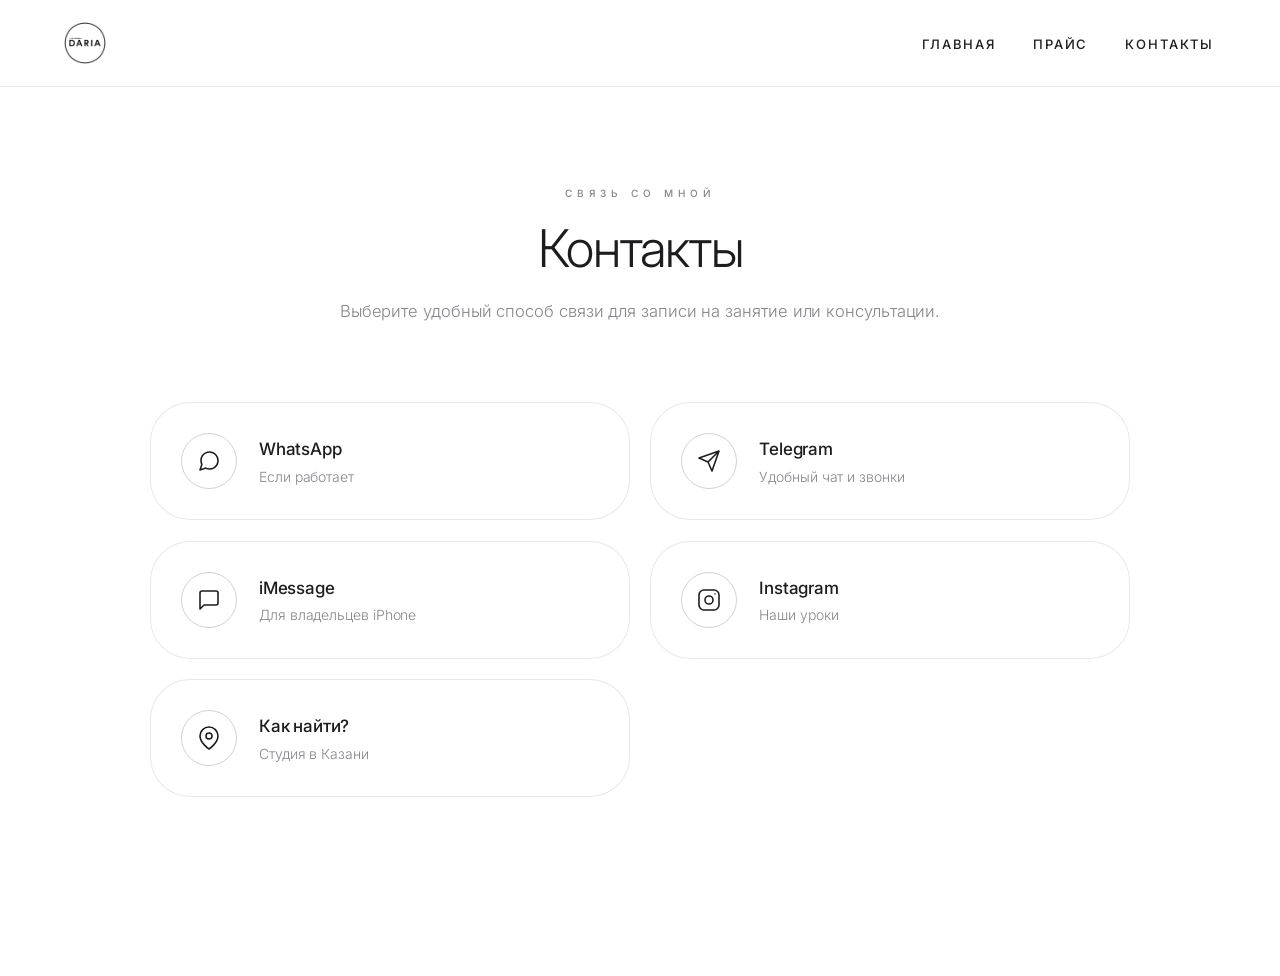
<file: contacts.html>
<!doctype html>
<html lang="ru" class="no-js">
<head>
<meta charset="utf-8">
<meta name="viewport" content="width=device-width, initial-scale=1">
<script>document.documentElement.classList.remove('no-js');</script>

<title>Контакты — Дарья Лукьянова, уроки вокала и фортепиано в Казани</title>
<meta name="description" content="Контакты преподавателя вокала и фортепиано Дарьи Лукьяновой: WhatsApp, Telegram, Instagram, адрес студии в Казани. Запись на занятия и консультации.">
<meta name="robots" content="index, follow">
<link rel="canonical" href="https://darialukianova.com/contacts">

<link rel="preconnect" href="https://fonts.googleapis.com">
<link rel="preconnect" href="https://fonts.gstatic.com" crossorigin>
<link href="https://fonts.googleapis.com/css2?family=Inter:wght@100;200;300;400;500;600&display=swap" rel="stylesheet"/>

<!-- Общие стили (токены, меню, анимации) -->
<link rel="stylesheet" href="styles.css">

<style>
  /* Контакты в едином стиле сайта (на токенах --ink/--gray/--r из styles.css) */
  .custom-vocal-homepage .cvh-contacts-grid{
    display:grid;grid-template-columns:1fr;gap:clamp(16px,1.6vw,24px);
    max-width:980px;margin:clamp(48px,6vw,80px) auto 0;
  }
  @media(min-width:680px){.custom-vocal-homepage .cvh-contacts-grid{grid-template-columns:repeat(2,1fr);}}

  .custom-vocal-homepage .cvh-contact{
    position:relative;display:flex;align-items:center;gap:clamp(16px,1.8vw,22px);
    padding:clamp(22px,2.4vw,30px);border-radius:var(--r);
    background:var(--white);border:1px solid var(--line-10);overflow:hidden;isolation:isolate;
    transition:transform .55s var(--ease),box-shadow .55s var(--ease),border-color .55s var(--ease);
  }
  .custom-vocal-homepage .cvh-contact>*{position:relative;z-index:1;}
  .custom-vocal-homepage .cvh-contact::before{
    content:"";position:absolute;inset:0;z-index:0;background:var(--ink);
    transform:translateY(101%);transition:transform .6s var(--ease);
  }
  .custom-vocal-homepage .cvh-contact:hover::before{transform:translateY(0);}
  .custom-vocal-homepage .cvh-contact:hover{transform:translateY(-4px);border-color:var(--ink);box-shadow:0 30px 60px -30px rgba(0,0,0,.42);}

  .custom-vocal-homepage .cvh-contact-ico{
    flex:none;width:56px;height:56px;border-radius:999px;border:1px solid var(--line-20);
    display:flex;align-items:center;justify-content:center;color:var(--ink);
    transition:color .5s var(--ease),border-color .5s var(--ease),transform .55s var(--ease);
  }
  .custom-vocal-homepage .cvh-contact:hover .cvh-contact-ico{color:var(--white);border-color:rgba(255,255,255,.3);transform:scale(1.05);}
  .custom-vocal-homepage .cvh-contact-ico svg{width:24px;height:24px;fill:none;stroke:currentColor;stroke-width:1.6;stroke-linecap:round;stroke-linejoin:round;}

  .custom-vocal-homepage .cvh-contact-info{flex:1;min-width:0;}
  .custom-vocal-homepage .cvh-contact-name{font-size:17px;font-weight:500;letter-spacing:-.01em;color:var(--ink);transition:color .5s var(--ease);}
  .custom-vocal-homepage .cvh-contact:hover .cvh-contact-name{color:var(--white);}
  .custom-vocal-homepage .cvh-contact-desc{font-size:14px;font-weight:300;color:var(--gray);margin-top:4px;line-height:1.4;transition:color .5s var(--ease);}
  .custom-vocal-homepage .cvh-contact:hover .cvh-contact-desc{color:rgba(255,255,255,.72);}

  .custom-vocal-homepage .cvh-contact-arrow{
    flex:none;color:var(--ink);opacity:0;transform:translateX(-8px);
    transition:opacity .5s var(--ease),transform .5s var(--ease),color .5s var(--ease);display:flex;
  }
  .custom-vocal-homepage .cvh-contact:hover .cvh-contact-arrow{opacity:1;transform:translateX(0);color:var(--white);}
  .custom-vocal-homepage .cvh-contact-arrow svg{width:20px;height:20px;fill:none;stroke:currentColor;stroke-width:2;stroke-linecap:round;stroke-linejoin:round;}

  /* лёгкий каскад появления карточек */
  .custom-vocal-homepage .cvh-contacts-grid .cvh-x:nth-child(2){transition-delay:.07s;}
  .custom-vocal-homepage .cvh-contacts-grid .cvh-x:nth-child(3){transition-delay:.14s;}
  .custom-vocal-homepage .cvh-contacts-grid .cvh-x:nth-child(4){transition-delay:.21s;}
  .custom-vocal-homepage .cvh-contacts-grid .cvh-x:nth-child(5){transition-delay:.28s;}
</style>
</head>
<body>

<div class="custom-vocal-homepage">

  <!-- ШАПКА-МЕНЮ (всегда тёмная, т.к. фон белый) -->
  <nav class="cvh-nav cvh-nav-scrolled" aria-label="Главное меню">
    <a href="index.html" class="cvh-nav-brand" aria-label="Дарья Лукьянова — на главную">
      <img src="images/logo.png" alt="Дарья Лукьянова" class="cvh-nav-logo cvh-logo-light" onerror="this.style.display='none'">
      <img src="images/dasha_logo_black.png" alt="" aria-hidden="true" class="cvh-nav-logo cvh-logo-dark" onerror="this.style.display='none'">
    </a>
    <ul class="cvh-nav-links">
      <li><a href="index.html">Главная</a></li>
      <li><a href="price.html">Прайс</a></li>
      <li><a href="contacts.html">Контакты</a></li>
    </ul>
    <button class="cvh-burger" id="cvhBurger" aria-label="Открыть меню" aria-expanded="false" aria-controls="cvhMenu">
      <span></span><span></span><span></span>
    </button>
  </nav>
  <div class="cvh-menu" id="cvhMenu" aria-hidden="true">
    <button class="cvh-menu-close" id="cvhMenuClose" aria-label="Закрыть меню"><span></span><span></span></button>
    <ul class="cvh-menu-list">
      <li style="--i:1"><a href="index.html">Главная</a></li>
      <li style="--i:2"><a href="price.html">Прайс</a></li>
      <li style="--i:3"><a href="contacts.html">Контакты</a></li>
    </ul>
  </div>

  <!-- КОНТАКТЫ -->
  <section class="cvh-section cvh-wrap" id="contacts">
    <div class="cvh-head cvh-reveal">
      <span class="cvh-eyebrow">Связь со мной</span>
      <h2 class="cvh-clip">Контакты</h2>
      <p class="cvh-lede">Выберите удобный способ связи для записи на занятие или консультации.</p>
    </div>

    <div class="cvh-contacts-grid">
      <!-- WhatsApp -->
      <a href="https://wa.me/79172316025" target="_blank" rel="noopener noreferrer" class="cvh-contact cvh-x cvh-left">
        <span class="cvh-contact-ico">
          <svg viewBox="0 0 24 24"><path d="M21 11.5a8.38 8.38 0 0 1-.9 3.8 8.5 8.5 0 0 1-7.6 4.7 8.38 8.38 0 0 1-3.8-.9L3 21l1.9-5.7a8.38 8.38 0 0 1-.9-3.8 8.5 8.5 0 0 1 4.7-7.6 8.38 8.38 0 0 1 3.8-.9h.5a8.48 8.48 0 0 1 8 8v.5z"/></svg>
        </span>
        <span class="cvh-contact-info">
          <span class="cvh-contact-name" style="display:block">WhatsApp</span>
          <span class="cvh-contact-desc" style="display:block">Если работает</span>
        </span>
        <span class="cvh-contact-arrow">
          <svg viewBox="0 0 24 24"><line x1="5" y1="12" x2="19" y2="12"></line><polyline points="12 5 19 12 12 19"></polyline></svg>
        </span>
      </a>

      <!-- Telegram -->
      <a href="https://t.me/luchok_dashkenazy" target="_blank" rel="noopener noreferrer" class="cvh-contact cvh-x cvh-right">
        <span class="cvh-contact-ico">
          <svg viewBox="0 0 24 24"><path d="M22 2L11 13M22 2l-7 20-4-9-9-4 20-7z"/></svg>
        </span>
        <span class="cvh-contact-info">
          <span class="cvh-contact-name" style="display:block">Telegram</span>
          <span class="cvh-contact-desc" style="display:block">Удобный чат и звонки</span>
        </span>
        <span class="cvh-contact-arrow">
          <svg viewBox="0 0 24 24"><line x1="5" y1="12" x2="19" y2="12"></line><polyline points="12 5 19 12 12 19"></polyline></svg>
        </span>
      </a>

      <!-- iMessage -->
      <a href="sms:+79172316025" class="cvh-contact cvh-x cvh-left">
        <span class="cvh-contact-ico">
          <svg viewBox="0 0 24 24"><path d="M21 15a2 2 0 0 1-2 2H7l-4 4V5a2 2 0 0 1 2-2h14a2 2 0 0 1 2 2z"/></svg>
        </span>
        <span class="cvh-contact-info">
          <span class="cvh-contact-name" style="display:block">iMessage</span>
          <span class="cvh-contact-desc" style="display:block">Для владельцев iPhone</span>
        </span>
        <span class="cvh-contact-arrow">
          <svg viewBox="0 0 24 24"><line x1="5" y1="12" x2="19" y2="12"></line><polyline points="12 5 19 12 12 19"></polyline></svg>
        </span>
      </a>

      <!-- Instagram -->
      <a href="https://instagram.com/luchok.dashkenazy" target="_blank" rel="noopener noreferrer" class="cvh-contact cvh-x cvh-right">
        <span class="cvh-contact-ico">
          <svg viewBox="0 0 24 24"><rect x="2" y="2" width="20" height="20" rx="5" ry="5"></rect><circle cx="12" cy="12" r="4"></circle><line x1="18" y1="6" x2="18.01" y2="6"></line></svg>
        </span>
        <span class="cvh-contact-info">
          <span class="cvh-contact-name" style="display:block">Instagram</span>
          <span class="cvh-contact-desc" style="display:block">Наши уроки</span>
        </span>
        <span class="cvh-contact-arrow">
          <svg viewBox="0 0 24 24"><line x1="5" y1="12" x2="19" y2="12"></line><polyline points="12 5 19 12 12 19"></polyline></svg>
        </span>
      </a>

      <!-- Location -->
      <a href="https://yandex.ru/maps/-/CHv5JRNV" target="_blank" rel="noopener noreferrer" class="cvh-contact cvh-x cvh-left">
        <span class="cvh-contact-ico">
          <svg viewBox="0 0 24 24"><path d="M21 10c0 7-9 13-9 13s-9-6-9-13a9 9 0 0 1 18 0z"></path><circle cx="12" cy="10" r="3"></circle></svg>
        </span>
        <span class="cvh-contact-info">
          <span class="cvh-contact-name" style="display:block">Как найти?</span>
          <span class="cvh-contact-desc" style="display:block">Студия в Казани</span>
        </span>
        <span class="cvh-contact-arrow">
          <svg viewBox="0 0 24 24"><line x1="5" y1="12" x2="19" y2="12"></line><polyline points="12 5 19 12 12 19"></polyline></svg>
        </span>
      </a>
    </div>
  </section>

</div>

<!-- Скрипты: меню + появление при скролле -->
<script>
(function(){
  var root = document.querySelector('.custom-vocal-homepage');
  var burger = document.getElementById('cvhBurger');
  var menu = document.getElementById('cvhMenu');
  var closeBtn = document.getElementById('cvhMenuClose');

  /* МЕНЮ */
  if(root && burger && menu){
    function setOpen(open){
      burger.classList.toggle('is-open', open);
      menu.classList.toggle('is-open', open);
      root.classList.toggle('cvh-menu-open', open);
      document.body.style.overflow = open ? 'hidden' : '';
      burger.setAttribute('aria-expanded', open ? 'true' : 'false');
      burger.setAttribute('aria-label', open ? 'Закрыть меню' : 'Открыть меню');
      menu.setAttribute('aria-hidden', open ? 'false' : 'true');
    }
    burger.addEventListener('click', function(){ setOpen(!menu.classList.contains('is-open')); });
    if(closeBtn) closeBtn.addEventListener('click', function(){ setOpen(false); });
    menu.querySelectorAll('a').forEach(function(a){ a.addEventListener('click', function(){ setOpen(false); }); });
    document.addEventListener('keydown', function(e){ if(e.key === 'Escape' && menu.classList.contains('is-open')) setOpen(false); });

    if(!(window.matchMedia && window.matchMedia('(prefers-reduced-motion: reduce)').matches)){
      var glyphs = 'АБВГДЕЖЗИКЛМНОПРСТУФХЦЧШЭЮЯ';
      document.querySelectorAll('.cvh-nav-links a').forEach(function(link){
        var finalText = link.textContent.trim();
        link.addEventListener('mouseenter', function(){
          var pos = 0; clearInterval(link._iv);
          link._iv = setInterval(function(){
            link.textContent = finalText.split('').map(function(ch,i){
              return ch === ' ' ? ' ' : (i < pos ? finalText[i] : glyphs[Math.floor(Math.random()*glyphs.length)]);
            }).join('');
            pos += 1/2;
            if(pos >= finalText.length){ clearInterval(link._iv); link.textContent = finalText; }
          }, 38);
        });
        link.addEventListener('mouseleave', function(){ clearInterval(link._iv); link.textContent = finalText; });
      });
    }
  }

  /* ПОЯВЛЕНИЕ ПРИ СКРОЛЛЕ */
  var items = document.querySelectorAll('.cvh-reveal, .cvh-x');
  if(!('IntersectionObserver' in window) || !items.length){
    items.forEach(function(el){ el.classList.add('cvh-in'); });
    return;
  }
  var io = new IntersectionObserver(function(entries){
    entries.forEach(function(e){
      if(e.isIntersecting){ e.target.classList.add('cvh-in'); io.unobserve(e.target); }
    });
  }, { threshold:.12, rootMargin:'0px 0px -8% 0px' });
  items.forEach(function(el){ io.observe(el); });
})();
</script>

</body>
</html>
</file>
<file: styles.css>
/* ============================================================
   ПРЕМИАЛЬНАЯ ГЛАВНАЯ · ДАРЬЯ ЛУКЬЯНОВА
   Все стили строго изолированы под .custom-vocal-homepage (cvh)
   ============================================================ */

.custom-vocal-homepage{
  --ink:#1d1d1f;
  --ink-80:rgba(29,29,31,.8);
  --gray:#86868b;
  --white:#ffffff;
  --stone-50:#fafaf9;
  --stone-100:#f5f5f4;
  --stone-200:#e7e5e4;
  --line-5:rgba(29,29,31,.05);
  --line-10:rgba(29,29,31,.10);
  --line-20:rgba(29,29,31,.20);
  --r:40px;
  --ease:cubic-bezier(.22,.61,.21,1);
  --maxw:1240px;

  font-family:"Inter",-apple-system,BlinkMacSystemFont,"SF Pro Display","Helvetica Neue",sans-serif;
  color:var(--ink);
  background:var(--white);
  font-weight:300;
  line-height:1.55;
  -webkit-font-smoothing:antialiased;
  -moz-osx-font-smoothing:grayscale;
  letter-spacing:-.005em;
  overflow-x:clip;
}
.custom-vocal-homepage *,
.custom-vocal-homepage *::before,
.custom-vocal-homepage *::after{box-sizing:border-box;}
.custom-vocal-homepage h1,
.custom-vocal-homepage h2,
.custom-vocal-homepage h3{margin:0;font-weight:200;letter-spacing:-.025em;}
.custom-vocal-homepage p{margin:0;}
.custom-vocal-homepage a{color:inherit;text-decoration:none;-webkit-tap-highlight-color:transparent;}
.custom-vocal-homepage button{-webkit-tap-highlight-color:transparent;}
.custom-vocal-homepage img{display:block;max-width:100%;height:auto;}
.custom-vocal-homepage ::selection{background:var(--ink);color:var(--white);}
.custom-vocal-homepage .material-symbols-outlined{
  font-family:"Material Symbols Outlined";font-weight:normal;font-style:normal;
  line-height:1;letter-spacing:normal;text-transform:none;display:inline-block;
  white-space:nowrap;direction:ltr;
  font-variation-settings:'FILL' 0,'wght' 300,'GRAD' 0,'opsz' 24;
}

html{scroll-behavior:smooth;}
body{margin:0;}

/* ---------- ПРЕМИУМ SCROLL-ЭФФЕКТЫ ---------- */
/* индикатор прогресса чтения */
.custom-vocal-homepage .cvh-progress{
  position:fixed;top:0;left:0;z-index:70;
  height:3px;width:100%;transform-origin:0 50%;transform:scaleX(0);
  background:linear-gradient(90deg,#1d1d1f,#6b6b70);
  will-change:transform;
}
/* счётчик — табличные цифры, чтобы не «дёргалась» ширина при наборе */
.custom-vocal-homepage .cvh-count{font-variant-numeric:tabular-nums;}

/* ---------- НАВИГАЦИЯ ПОВЕРХ БАННЕРА ---------- */
.custom-vocal-homepage .cvh-nav{
  position:fixed;top:0;left:0;right:0;z-index:60;
  display:flex;align-items:center;justify-content:space-between;
  padding:clamp(12px,2vw,22px) clamp(20px,5vw,64px);
  background:transparent;
  transition:background .5s var(--ease),box-shadow .5s var(--ease),padding .5s var(--ease);
}
/* тёмная шапка при скролле на белый фон */
.custom-vocal-homepage .cvh-nav.cvh-nav-scrolled{
  background:rgba(255,255,255,.86);
  -webkit-backdrop-filter:blur(16px);backdrop-filter:blur(16px);
  box-shadow:0 1px 0 var(--line-10);
}

/* логотип — два варианта (белый/чёрный). Скрытый НЕ рендерится (display:none),
   поэтому «битой» картинки и серого квадрата возникнуть не может. */
.custom-vocal-homepage .cvh-nav-brand{display:inline-flex;align-items:center;z-index:60;}
.custom-vocal-homepage .cvh-nav-logo{height:clamp(30px,3.4vw,42px);width:auto;display:block;}
.custom-vocal-homepage .cvh-logo-dark{display:none;}
.custom-vocal-homepage .cvh-nav-scrolled .cvh-logo-light,
.custom-vocal-homepage.cvh-menu-open .cvh-logo-light{display:none;}
.custom-vocal-homepage .cvh-nav-scrolled .cvh-logo-dark,
.custom-vocal-homepage.cvh-menu-open .cvh-logo-dark{display:block;}

/* десктоп-ссылки — по умолчанию белые */
.custom-vocal-homepage .cvh-nav-links{
  display:flex;gap:clamp(20px,2.6vw,40px);list-style:none;margin:0;padding:0;
}
.custom-vocal-homepage .cvh-nav-links a{
  position:relative;font-size:13px;font-weight:500;letter-spacing:.14em;text-transform:uppercase;
  color:var(--white);padding:6px 2px;
  transition:color .5s var(--ease);
}
.custom-vocal-homepage .cvh-nav-links a::after{
  content:"";position:absolute;left:0;bottom:0;height:1px;width:100%;
  background:currentColor;transform:scaleX(0);transform-origin:right;
  transition:transform .45s var(--ease);
}
.custom-vocal-homepage .cvh-nav-links a:hover::after{transform:scaleX(1);transform-origin:left;}
/* тёмные ссылки при скролле */
.custom-vocal-homepage .cvh-nav-scrolled .cvh-nav-links a{color:var(--ink);}

/* кнопка-бургер (скрыта на десктопе) — по умолчанию белая */
.custom-vocal-homepage .cvh-burger{
  display:none;position:relative;z-index:60;
  width:46px;height:46px;border:none;background:transparent;cursor:pointer;padding:0;
  flex-direction:column;align-items:center;justify-content:center;gap:7px;
}
.custom-vocal-homepage .cvh-burger span{
  display:block;width:28px;height:2px;background:var(--white);border-radius:2px;
  transition:width .4s var(--ease),transform .45s var(--ease),opacity .3s var(--ease),background .5s var(--ease);
}
.custom-vocal-homepage .cvh-burger span:nth-child(2){width:18px;}
.custom-vocal-homepage .cvh-burger:hover span:nth-child(2){width:28px;}
/* тёмный бургер при скролле и при открытом меню */
.custom-vocal-homepage .cvh-nav-scrolled .cvh-burger span,
.custom-vocal-homepage.cvh-menu-open .cvh-burger span{background:var(--ink);}

/* полноэкранное меню */
.custom-vocal-homepage .cvh-menu{
  position:fixed;inset:0;z-index:50;
  background:var(--white);
  display:flex;align-items:center;justify-content:center;
  clip-path:circle(0% at calc(100% - 44px) 44px);
  transition:clip-path .7s var(--ease);
  pointer-events:none;
}
/* отдельный крестик не используем — закрытие через сам бургер (он лежит над меню) */
.custom-vocal-homepage .cvh-menu-close{
  display:none;
  position:absolute;top:clamp(14px,2.4vw,26px);right:clamp(18px,5vw,60px);z-index:55;
  width:46px;height:46px;border:none;background:transparent;cursor:pointer;padding:0;
  opacity:0;transform:scale(.6) rotate(-90deg);
  transition:opacity .5s var(--ease) .25s,transform .5s var(--ease) .25s;
}
.custom-vocal-homepage .cvh-menu-close span{
  position:absolute;top:50%;left:50%;width:26px;height:2px;background:var(--ink);border-radius:2px;
  transition:background .3s var(--ease);
}
.custom-vocal-homepage .cvh-menu-close span:nth-child(1){transform:translate(-50%,-50%) rotate(45deg);}
.custom-vocal-homepage .cvh-menu-close span:nth-child(2){transform:translate(-50%,-50%) rotate(-45deg);}
.custom-vocal-homepage .cvh-menu-close:hover{transform:scale(1) rotate(0);}
.custom-vocal-homepage .cvh-menu.is-open .cvh-menu-close{opacity:1;transform:scale(1) rotate(0);}
/* бургер остаётся видимым и сам превращается в крестик (он над меню, z-index выше) */
.custom-vocal-homepage .cvh-menu-list{
  list-style:none;margin:0;padding:0;text-align:left;counter-reset:cvhm;
  display:flex;flex-direction:column;align-items:flex-start;gap:clamp(16px,3.4vw,28px);
}
.custom-vocal-homepage .cvh-menu-list a{
  position:relative;display:inline-flex;align-items:baseline;gap:clamp(12px,2vw,20px);
  font-weight:200;letter-spacing:-.02em;font-size:clamp(34px,9vw,56px);color:var(--ink);
  opacity:0;transform:translateY(28px);filter:blur(8px);
  transition:opacity .6s var(--ease),transform .6s var(--ease),filter .6s var(--ease),color .4s var(--ease);
}
/* порядковый номер пункта */
.custom-vocal-homepage .cvh-menu-list a::before{
  counter-increment:cvhm;content:"0" counter(cvhm);
  font-size:clamp(11px,1.6vw,14px);font-weight:500;letter-spacing:.12em;
  color:var(--gray);transition:color .4s var(--ease);
}
.custom-vocal-homepage .cvh-menu-list a:hover{color:var(--gray);}
.custom-vocal-homepage .cvh-menu-list a:hover::before{color:var(--ink);}

/* открытое состояние */
.custom-vocal-homepage.cvh-menu-open{overflow:hidden;}
.custom-vocal-homepage .cvh-menu.is-open{
  clip-path:circle(150% at calc(100% - 44px) 44px);
  pointer-events:auto;
}
.custom-vocal-homepage .cvh-menu.is-open .cvh-menu-list a{
  opacity:1;transform:none;filter:blur(0);
  transition-delay:calc(.18s + var(--i) * .09s);
}
/* анимация бургера в «X» */
.custom-vocal-homepage .cvh-burger.is-open span:nth-child(1){width:28px;transform:translateY(9px) rotate(45deg);}
.custom-vocal-homepage .cvh-burger.is-open span:nth-child(2){opacity:0;transform:scaleX(0);}
.custom-vocal-homepage .cvh-burger.is-open span:nth-child(3){width:28px;transform:translateY(-9px) rotate(-45deg);}

/* переключение десктоп/мобайл */
@media (max-width:768px){
  .custom-vocal-homepage .cvh-nav-links{display:none;}
  .custom-vocal-homepage .cvh-burger{display:flex;}
}
@media (prefers-reduced-motion: reduce){
  .custom-vocal-homepage .cvh-menu{transition:none;}
  .custom-vocal-homepage .cvh-menu-list a{transition:none;}
}

/* ---------- ВЕРХНИЙ БАННЕР 16:9 ---------- */
.custom-vocal-homepage .cvh-banner{
  position:relative;
  width:100%;
  aspect-ratio:16/9;
  overflow:hidden;
  background:var(--white);
}
@media (prefers-reduced-motion: no-preference){
  .custom-vocal-homepage .cvh-banner{animation:cvhBannerIn 1.5s var(--ease) both;}
  @keyframes cvhBannerIn{
    from{opacity:0;transform:scale(1.05);}
    to{opacity:1;transform:scale(1);}
  }
  /* стрелка «листайте» проявляется чуть позже баннера */
  .custom-vocal-homepage .cvh-scroll{animation:cvhScrollIn .8s var(--ease) both;animation-delay:1.1s;}
  @keyframes cvhScrollIn{from{opacity:0;transform:translateX(-50%) translateY(10px);}to{opacity:1;transform:translateX(-50%) translateY(0);}}
}
.custom-vocal-homepage .cvh-banner-img{
  position:absolute;inset:0;
  width:100%;height:100%;
  object-fit:cover;object-position:center;
}
/* нижний белый градиент — мягкий переход к контенту */
.custom-vocal-homepage .cvh-banner-fade{
  position:absolute;left:0;right:0;bottom:0;z-index:1;
  height:55%;pointer-events:none;
  background:linear-gradient(to bottom,
    rgba(255,255,255,0) 0%,
    rgba(255,255,255,.25) 35%,
    rgba(255,255,255,.75) 70%,
    var(--white) 100%);
}
/* стрелка «листайте» по центру внизу */
.custom-vocal-homepage .cvh-scroll{
  position:absolute;left:50%;bottom:clamp(16px,3vw,34px);z-index:2;
  transform:translateX(-50%);
  display:flex;flex-direction:column;align-items:center;gap:1px;
  color:var(--ink);text-decoration:none;
}
.custom-vocal-homepage .cvh-scroll-arrow{
  font-size:26px;line-height:1;color:var(--ink);
}
.custom-vocal-homepage .cvh-scroll-text{
  font-size:8px;font-weight:500;letter-spacing:.34em;text-transform:uppercase;
  color:var(--ink-80);padding-left:.34em;
}
@media (prefers-reduced-motion: no-preference){
  .custom-vocal-homepage .cvh-scroll-arrow{animation:cvhBounce 1.8s var(--ease) infinite;}
  @keyframes cvhBounce{
    0%,100%{transform:translateY(0);opacity:.65;}
    50%{transform:translateY(7px);opacity:1;}
  }
}
.custom-vocal-homepage .cvh-scroll:hover .cvh-scroll-arrow{color:#000;}
/* высокие/узкие экраны: не даём баннеру занять весь экран целиком */
@media (max-width:680px){
  .custom-vocal-homepage .cvh-banner{aspect-ratio:9/16; max-height:80vh;}
}

/* ---------- сетка / секции ---------- */
.custom-vocal-homepage .cvh-wrap{max-width:var(--maxw);margin:0 auto;padding-left:clamp(20px,5vw,64px);padding-right:clamp(20px,5vw,64px);}
.custom-vocal-homepage .cvh-section{padding-top:clamp(96px,14vw,200px);padding-bottom:clamp(96px,14vw,200px);}
.custom-vocal-homepage .cvh-eyebrow{
  display:inline-block;font-size:10px;font-weight:500;letter-spacing:.5em;
  text-transform:uppercase;color:var(--gray);
}
.custom-vocal-homepage .cvh-head{text-align:center;}
.custom-vocal-homepage .cvh-head h2{font-size:clamp(28px,4.6vw,52px);font-weight:300;line-height:1.05;margin-top:18px;}
.custom-vocal-homepage .cvh-head .cvh-lede{margin:22px auto 0;max-width:62ch;font-size:clamp(15px,1.3vw,18px);color:var(--gray);font-weight:300;line-height:1.62;}

/* ---------- HERO ---------- */
.custom-vocal-homepage .cvh-hero{position:relative;padding-top:clamp(72px,11vw,150px);padding-bottom:clamp(60px,9vw,120px);overflow:hidden;}
.custom-vocal-homepage .cvh-hero::before{
  content:"";position:absolute;left:50%;top:-12%;width:min(900px,90vw);height:560px;
  transform:translateX(-50%);pointer-events:none;z-index:0;
  background:radial-gradient(closest-side,rgba(29,29,31,.05),transparent 72%);
}
.custom-vocal-homepage .cvh-hero-inner{position:relative;z-index:1;max-width:1000px;margin:0 auto;text-align:center;}
.custom-vocal-homepage .cvh-hero .cvh-eyebrow{margin-bottom:clamp(26px,4vw,42px);}
.custom-vocal-homepage .cvh-hero h1{
  font-size:clamp(30px,6.2vw,68px);font-weight:200;line-height:1.06;letter-spacing:-.03em;
  text-wrap:balance;
}
.custom-vocal-homepage .cvh-hero h1 .em{font-weight:400;}
.custom-vocal-homepage .cvh-hero .cvh-sub{
  margin:clamp(26px,3.6vw,40px) auto 0;max-width:60ch;
  font-size:clamp(16px,1.5vw,21px);font-weight:300;color:var(--gray);line-height:1.6;
}
.custom-vocal-homepage .cvh-trust{
  margin-top:clamp(34px,4.4vw,52px);display:flex;flex-wrap:wrap;gap:10px;justify-content:center;align-items:stretch;
}
.custom-vocal-homepage .cvh-chip{
  display:inline-flex;align-items:center;gap:9px;padding:11px 18px;border-radius:999px;
  background:var(--stone-50);border:1px solid var(--line-5);
  font-size:13px;color:var(--ink);font-weight:400;transition:border-color .5s var(--ease),transform .5s var(--ease),background .5s var(--ease),box-shadow .5s var(--ease);
}
.custom-vocal-homepage .cvh-chip:hover{border-color:var(--line-20);transform:translateY(-2px);background:var(--white);box-shadow:0 10px 22px -16px rgba(0,0,0,.35);}
.custom-vocal-homepage .cvh-chip:active{transform:translateY(0) scale(.98);}
.custom-vocal-homepage .cvh-chip .material-symbols-outlined{font-size:19px;color:var(--gray);}

/* ---------- SERVICES ---------- */
.custom-vocal-homepage .cvh-services-grid{
  margin-top:clamp(48px,6vw,80px);display:grid;grid-template-columns:1fr;gap:clamp(16px,1.6vw,24px);
}
@media(min-width:680px){.custom-vocal-homepage .cvh-services-grid{grid-template-columns:repeat(2,1fr);}}
@media(min-width:1080px){.custom-vocal-homepage .cvh-services-grid{grid-template-columns:repeat(4,1fr);}}
.custom-vocal-homepage .cvh-svc{
  position:relative;display:flex;flex-direction:column;height:100%;isolation:isolate;
  padding:clamp(28px,2.4vw,38px);border-radius:var(--r);
  background:var(--white);border:1px solid var(--line-10);overflow:hidden;
  transition:transform .55s var(--ease),box-shadow .55s var(--ease),border-color .55s var(--ease);
}
.custom-vocal-homepage .cvh-svc>*{position:relative;z-index:1;}
.custom-vocal-homepage .cvh-svc::before{
  content:"";position:absolute;inset:0;z-index:0;background:var(--ink);
  transform:translateY(101%);transition:transform .6s var(--ease);
}
.custom-vocal-homepage .cvh-svc:hover::before{transform:translateY(0);}
.custom-vocal-homepage .cvh-svc:hover{transform:translateY(-6px);border-color:var(--ink);box-shadow:0 34px 64px -30px rgba(0,0,0,.42);}
.custom-vocal-homepage .cvh-svc-ico{
  width:54px;height:54px;display:flex;align-items:center;justify-content:center;flex:none;
  border-radius:999px;background:transparent;border:1px solid var(--line-20);margin-bottom:clamp(28px,3vw,40px);
  transition:border-color .5s var(--ease),transform .55s var(--ease);
}
.custom-vocal-homepage .cvh-svc:hover .cvh-svc-ico{border-color:rgba(255,255,255,.3);transform:scale(1.06);}
.custom-vocal-homepage .cvh-svc-ico .material-symbols-outlined{font-size:26px;color:var(--ink);transition:color .5s var(--ease);}
.custom-vocal-homepage .cvh-svc:hover .cvh-svc-ico .material-symbols-outlined{color:var(--white);}
.custom-vocal-homepage .cvh-svc h3{font-size:clamp(18px,1.4vw,21px);font-weight:500;line-height:1.22;margin-bottom:14px;letter-spacing:-.02em;color:var(--ink);transition:color .5s var(--ease);}
.custom-vocal-homepage .cvh-svc:hover h3{color:var(--white);}
.custom-vocal-homepage .cvh-svc p{font-size:15px;color:var(--gray);font-weight:300;line-height:1.62;margin-bottom:clamp(24px,2.4vw,32px);flex-grow:1;transition:color .5s var(--ease);}
.custom-vocal-homepage .cvh-svc:hover p{color:rgba(255,255,255,.72);}
.custom-vocal-homepage .cvh-svc-cta{display:flex;align-items:center;justify-content:space-between;gap:8px;width:100%;padding-top:clamp(18px,2vw,24px);border-top:1px solid var(--line-10);transition:border-color .5s var(--ease);}
.custom-vocal-homepage .cvh-svc:hover .cvh-svc-cta{border-color:rgba(255,255,255,.18);}
.custom-vocal-homepage .cvh-svc-cta .lbl{font-size:9px;font-weight:500;letter-spacing:.28em;text-transform:uppercase;color:var(--gray);transition:color .5s var(--ease);}
.custom-vocal-homepage .cvh-svc:hover .cvh-svc-cta .lbl{color:var(--white);}
.custom-vocal-homepage .cvh-svc-cta .material-symbols-outlined{font-size:18px;color:var(--ink);transition:color .5s var(--ease),transform .5s var(--ease);}
.custom-vocal-homepage .cvh-svc:hover .cvh-svc-cta .material-symbols-outlined{color:var(--white);transform:translateX(5px);}

/* ---------- ABOUT ---------- */
.custom-vocal-homepage .cvh-about{display:grid;grid-template-columns:1fr;gap:clamp(40px,5vw,88px);align-items:center;}
@media(min-width:1000px){.custom-vocal-homepage .cvh-about{grid-template-columns:1fr 1fr;}}
.custom-vocal-homepage .cvh-about-media{
  position:relative;width:100%;aspect-ratio:4/5;border-radius:var(--r);overflow:hidden;
  box-shadow:0 1px 2px rgba(0,0,0,.05);
}
.custom-vocal-homepage .cvh-about-media img{width:100%;height:100%;object-fit:cover;}
.custom-vocal-homepage .cvh-about-media.is-mobile{display:block;margin-bottom:clamp(28px,4vw,40px);}
@media(min-width:1000px){.custom-vocal-homepage .cvh-about-media.is-mobile{display:none;}}
.custom-vocal-homepage .cvh-about-media.is-desk{display:none;}
@media(min-width:1000px){.custom-vocal-homepage .cvh-about-media.is-desk{display:block;}}
.custom-vocal-homepage .cvh-about h2{font-size:clamp(34px,5.4vw,60px);font-weight:300;line-height:1.04;margin-bottom:clamp(26px,3vw,40px);}
.custom-vocal-homepage .cvh-about-body{max-width:30rem;font-size:clamp(15px,1.2vw,17px);font-weight:300;line-height:1.68;color:var(--ink-80);}
.custom-vocal-homepage .cvh-btn{
  position:relative;overflow:hidden;isolation:isolate;
  display:inline-flex;align-items:center;justify-content:center;gap:9px;
  padding:14px 26px;border-radius:999px;border:1px solid var(--line-20);
  font-size:14px;font-weight:500;color:var(--ink);background:transparent;cursor:pointer;
  transition:color .5s var(--ease),transform .6s var(--ease),border-color .6s var(--ease),box-shadow .6s var(--ease);
}
.custom-vocal-homepage .cvh-btn::before{content:"";position:absolute;inset:0;z-index:-1;background:var(--ink);transform:translateX(-101%);transition:transform .55s var(--ease);}
.custom-vocal-homepage .cvh-btn:hover{color:var(--white);border-color:var(--ink);transform:translateY(-2px);box-shadow:0 14px 28px -16px rgba(0,0,0,.4);}
.custom-vocal-homepage .cvh-btn:hover::before{transform:translateX(0);}
.custom-vocal-homepage .cvh-btn:active{transform:translateY(0) scale(.98);}
.custom-vocal-homepage .cvh-btn .material-symbols-outlined{font-size:18px;transition:transform .5s var(--ease);}
.custom-vocal-homepage .cvh-btn:hover .material-symbols-outlined{transform:translateX(3px);}
.custom-vocal-homepage .cvh-about-cta{margin-top:28px;}
.custom-vocal-homepage .cvh-stats{display:flex;gap:clamp(44px,6vw,64px);margin-top:clamp(40px,5vw,64px);padding-top:clamp(28px,3vw,40px);border-top:1px solid var(--line-5);}
.custom-vocal-homepage .cvh-stats .num{display:block;font-size:clamp(26px,3vw,34px);font-weight:200;letter-spacing:-.02em;margin-bottom:8px;}
.custom-vocal-homepage .cvh-stats .lbl{font-size:9px;font-weight:500;letter-spacing:.5em;text-transform:uppercase;color:var(--gray);}

/* ---------- GALLERY ---------- */
.custom-vocal-homepage .cvh-gallery{margin-top:clamp(48px,6vw,80px);display:grid;grid-template-columns:1fr;gap:clamp(16px,1.6vw,24px);}
@media(min-width:820px){.custom-vocal-homepage .cvh-gallery{grid-template-columns:8fr 4fr;}}
.custom-vocal-homepage .cvh-shot{position:relative;display:block;border-radius:var(--r);overflow:hidden;}
.custom-vocal-homepage .cvh-shot.big{aspect-ratio:3/4;}
.custom-vocal-homepage .cvh-shot.tall{aspect-ratio:3/4;}
@media(min-width:820px){.custom-vocal-homepage .cvh-shot.big{aspect-ratio:16/10;}}
.custom-vocal-homepage .cvh-shot img{width:100%;height:100%;object-fit:cover;}
.custom-vocal-homepage .cvh-shot::before{
  content:"";position:absolute;inset:0;z-index:1;pointer-events:none;
  background:linear-gradient(to top,rgba(0,0,0,.28),rgba(0,0,0,0) 42%);
  opacity:.9;transition:opacity .6s var(--ease);
}
.custom-vocal-homepage .cvh-shot-tag{
  position:absolute;z-index:2;left:clamp(20px,2vw,40px);bottom:clamp(20px,2vw,40px);
  font-size:9px;font-weight:500;letter-spacing:.5em;text-transform:uppercase;color:var(--white);
  background:rgba(0,0,0,.30);backdrop-filter:blur(20px);-webkit-backdrop-filter:blur(20px);
  padding:10px 18px;border-radius:999px;border:1px solid rgba(255,255,255,.2);
  transition:transform .6s var(--ease);
}
.custom-vocal-homepage .cvh-shot:hover .cvh-shot-tag{transform:translateY(-3px);}

/* ---------- CTA ---------- */
.custom-vocal-homepage .cvh-cta{text-align:center;display:flex;flex-direction:column;align-items:center;}
.custom-vocal-homepage .cvh-cta h2{font-size:clamp(30px,6vw,64px);font-weight:300;line-height:1.08;max-width:18ch;margin-bottom:clamp(40px,5vw,72px);}
.custom-vocal-homepage .cvh-cta-big{
  position:relative;overflow:hidden;isolation:isolate;
  display:inline-flex;align-items:center;gap:12px;padding:20px 44px;border-radius:999px;
  border:1px solid var(--line-20);font-size:11px;font-weight:500;letter-spacing:.28em;text-transform:uppercase;color:var(--ink);
  transition:color .5s var(--ease),transform .6s var(--ease),border-color .6s var(--ease),letter-spacing .6s var(--ease),box-shadow .6s var(--ease);
}
.custom-vocal-homepage .cvh-cta-big::before{content:"";position:absolute;inset:0;z-index:-1;background:var(--ink);transform:translateX(-101%);transition:transform .6s var(--ease);}
.custom-vocal-homepage .cvh-cta-big:hover::before{transform:translateX(0);}
.custom-vocal-homepage .cvh-cta-big:hover{color:var(--white);border-color:var(--ink);transform:translateY(-3px);letter-spacing:.34em;box-shadow:0 20px 40px -20px rgba(0,0,0,.45);}
.custom-vocal-homepage .cvh-cta-big:active{transform:translateY(-1px) scale(.99);}
.custom-vocal-homepage .cvh-cta-note{margin-top:clamp(34px,4vw,52px);max-width:30rem;font-size:14px;font-weight:300;color:var(--gray);line-height:1.62;}

/* ---------- БЛОК «ДОПОЛНИТЕЛЬНО» · строки-ссылки ---------- */
.custom-vocal-homepage .cvh-links{max-width:920px;margin:clamp(34px,4.5vw,58px) auto 0;border-top:1px solid var(--line-10);}
.custom-vocal-homepage .cvh-link{
  position:relative;display:flex;align-items:center;gap:clamp(14px,2.2vw,28px);
  padding:clamp(20px,2.8vw,34px) clamp(10px,2.2vw,26px);
  border-bottom:1px solid var(--line-10);overflow:hidden;isolation:isolate;
}
.custom-vocal-homepage .cvh-link::before{
  content:"";position:absolute;inset:0;z-index:-1;background:var(--ink);
  transform:translateY(101%);transition:transform .6s var(--ease);
}
.custom-vocal-homepage .cvh-link:hover::before{transform:translateY(0);}
.custom-vocal-homepage .cvh-link-idx{
  font-size:11px;font-weight:500;letter-spacing:.12em;color:var(--gray);
  font-variant-numeric:tabular-nums;min-width:2.4em;transition:color .5s var(--ease);
}
.custom-vocal-homepage .cvh-link-ico{
  display:flex;align-items:center;justify-content:center;flex:none;
  width:clamp(46px,4vw,58px);height:clamp(46px,4vw,58px);border-radius:999px;
  border:1px solid var(--line-10);background:var(--white);
  transition:border-color .5s var(--ease),background .5s var(--ease),transform .5s var(--ease);
}
.custom-vocal-homepage .cvh-link-ico .material-symbols-outlined{font-size:clamp(22px,2.2vw,26px);color:var(--gray);transition:color .5s var(--ease);}
.custom-vocal-homepage .cvh-link-label{
  flex:1;font-size:clamp(21px,3.6vw,40px);font-weight:300;letter-spacing:-.02em;line-height:1;color:var(--ink);
  transition:color .5s var(--ease),transform .6s var(--ease);
}
.custom-vocal-homepage .cvh-link-arrow{font-size:clamp(22px,2.4vw,30px);color:var(--gray);transition:color .5s var(--ease),transform .55s var(--ease);}
.custom-vocal-homepage .cvh-link:hover .cvh-link-idx{color:rgba(255,255,255,.5);}
.custom-vocal-homepage .cvh-link:hover .cvh-link-label{color:var(--white);transform:translateX(7px);}
.custom-vocal-homepage .cvh-link:hover .cvh-link-ico{background:transparent;border-color:rgba(255,255,255,.25);transform:scale(1.05);}
.custom-vocal-homepage .cvh-link:hover .cvh-link-ico .material-symbols-outlined{color:var(--white);}
.custom-vocal-homepage .cvh-link:hover .cvh-link-arrow{color:var(--white);transform:translate(5px,-5px);}

/* ДЕСКТОП: «Дополнительно» — разделённая витрина */
@media(min-width:760px){
  .custom-vocal-homepage .cvh-links{display:flex;border:1px solid var(--line-10);border-radius:var(--r);overflow:hidden;margin-top:clamp(40px,4vw,56px);background:var(--white);}
  .custom-vocal-homepage .cvh-link{flex:1 1 0;flex-direction:column;align-items:flex-start;justify-content:flex-start;gap:0;padding:clamp(32px,2.6vw,44px);border-bottom:none;min-height:clamp(224px,19vw,264px);}
  .custom-vocal-homepage .cvh-link + .cvh-link{border-left:1px solid var(--line-10);}
  .custom-vocal-homepage .cvh-link-idx{position:absolute;top:clamp(26px,2.2vw,34px);right:clamp(26px,2.2vw,34px);min-width:auto;}
  .custom-vocal-homepage .cvh-link-ico{margin-bottom:auto;}
  .custom-vocal-homepage .cvh-link-label{flex:0 0 auto;font-size:clamp(19px,1.5vw,24px);}
  .custom-vocal-homepage .cvh-link:hover .cvh-link-label{transform:translateY(-2px);}
  .custom-vocal-homepage .cvh-link-arrow{position:absolute;right:clamp(28px,2.4vw,38px);bottom:clamp(30px,2.4vw,40px);opacity:0;transition:opacity .5s var(--ease),color .5s var(--ease),transform .5s var(--ease);}
  .custom-vocal-homepage .cvh-link:hover .cvh-link-arrow{opacity:1;}
}

/* ---------- АНИМАЦИИ ПОЯВЛЕНИЯ ---------- */
@media (prefers-reduced-motion: no-preference){
  .custom-vocal-homepage .cvh-reveal{opacity:0;transform:translateY(30px);filter:blur(12px);transition:opacity 1.1s var(--ease),transform 1.1s var(--ease),filter 1.1s var(--ease);will-change:opacity,transform,filter;}
  .custom-vocal-homepage .cvh-reveal.cvh-in{opacity:1;transform:none;filter:blur(0);}
  .custom-vocal-homepage .cvh-stagger>*{opacity:0;transform:translateY(28px);filter:blur(10px);transition:opacity 1s var(--ease),transform 1s var(--ease),filter 1s var(--ease);}
  .custom-vocal-homepage .cvh-stagger.cvh-in>*{opacity:1;transform:none;filter:blur(0);}
  .custom-vocal-homepage .cvh-stagger.cvh-in>*:nth-child(1){transition-delay:.05s;}
  .custom-vocal-homepage .cvh-stagger.cvh-in>*:nth-child(2){transition-delay:.14s;}
  .custom-vocal-homepage .cvh-stagger.cvh-in>*:nth-child(3){transition-delay:.23s;}
  .custom-vocal-homepage .cvh-stagger.cvh-in>*:nth-child(4){transition-delay:.32s;}

  .custom-vocal-homepage .cvh-clip{clip-path:inset(0 0 112% 0);transform:translateY(.16em);transition:clip-path 1.2s var(--ease),transform 1.2s var(--ease);transition-delay:.12s;}
  .custom-vocal-homepage .cvh-in .cvh-clip{clip-path:inset(0 0 -16% 0);transform:none;}

  .custom-vocal-homepage .cvh-x{opacity:0;filter:blur(8px);transition:opacity 1.1s var(--ease),translate 1.1s var(--ease),filter 1.1s var(--ease);will-change:opacity,translate,filter;}
  .custom-vocal-homepage .cvh-left{translate:-64px 0;}
  .custom-vocal-homepage .cvh-right{translate:64px 0;}
  .custom-vocal-homepage .cvh-x.cvh-in{opacity:1;translate:0 0;filter:blur(0);}
  .custom-vocal-homepage .cvh-services-grid .cvh-x:nth-child(2){transition-delay:.07s;}
  .custom-vocal-homepage .cvh-services-grid .cvh-x:nth-child(3){transition-delay:.14s;}
  .custom-vocal-homepage .cvh-services-grid .cvh-x:nth-child(4){transition-delay:.21s;}

  .custom-vocal-homepage .cvh-rise{opacity:0;transform:translateY(26px);filter:blur(12px);animation:cvhRise 1.2s var(--ease) forwards;}
  .custom-vocal-homepage .cvh-d1{animation-delay:.05s;}
  .custom-vocal-homepage .cvh-d2{animation-delay:.2s;}
  .custom-vocal-homepage .cvh-d3{animation-delay:.38s;}
  .custom-vocal-homepage .cvh-d4{animation-delay:.54s;}
  @keyframes cvhRise{to{opacity:1;transform:none;filter:blur(0);}}
}

/* ---------- ЖИВОЙ ПАРАЛЛАКС ПРИ СКРОЛЛЕ ---------- */
.custom-vocal-homepage .cvh-ken{scale:1.08;transition:scale 1.4s var(--ease);}
.custom-vocal-homepage .cvh-shot:hover .cvh-ken,
.custom-vocal-homepage .cvh-about-media:hover .cvh-ken{scale:1.16;}
@supports (animation-timeline: view()){
  @media (prefers-reduced-motion: no-preference){
    .custom-vocal-homepage .cvh-ken{animation:cvhKen linear both;animation-timeline:view();animation-range:cover;}
    @keyframes cvhKen{from{transform:translateY(-3.4%);}to{transform:translateY(3.4%);}}
    .custom-vocal-homepage .cvh-hero::before{animation:cvhFloat linear both;animation-timeline:view();animation-range:exit;}
    @keyframes cvhFloat{to{transform:translateX(-50%) translateY(40%);opacity:.25;}}
  }
}

/* ---------- FALLBACK без JS (заменяет <noscript> из исходника) ---------- */
.no-js .custom-vocal-homepage .cvh-reveal,
.no-js .custom-vocal-homepage .cvh-stagger>*,
.no-js .custom-vocal-homepage .cvh-x,
.no-js .custom-vocal-homepage .cvh-rise{opacity:1!important;transform:none!important;translate:0 0!important;filter:none!important;}
.no-js .custom-vocal-homepage .cvh-clip{clip-path:none!important;transform:none!important;}
</file>
